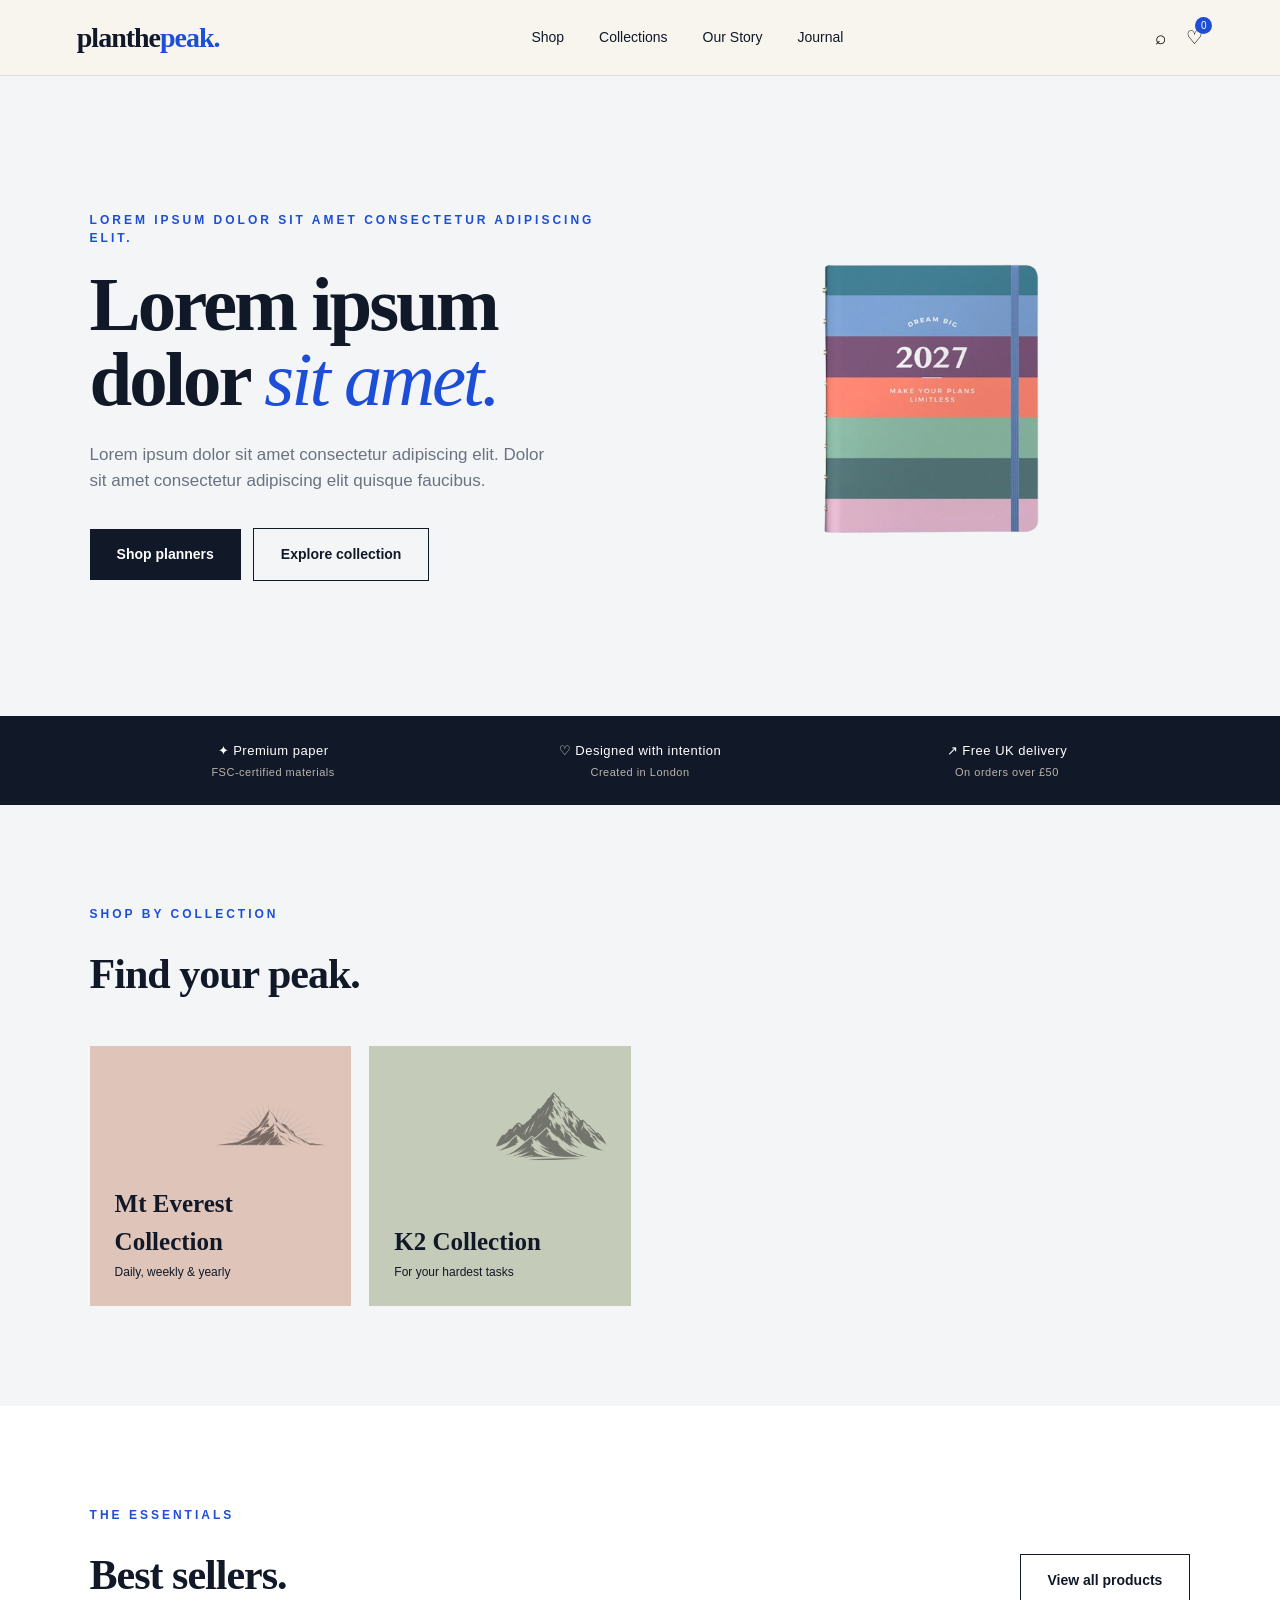
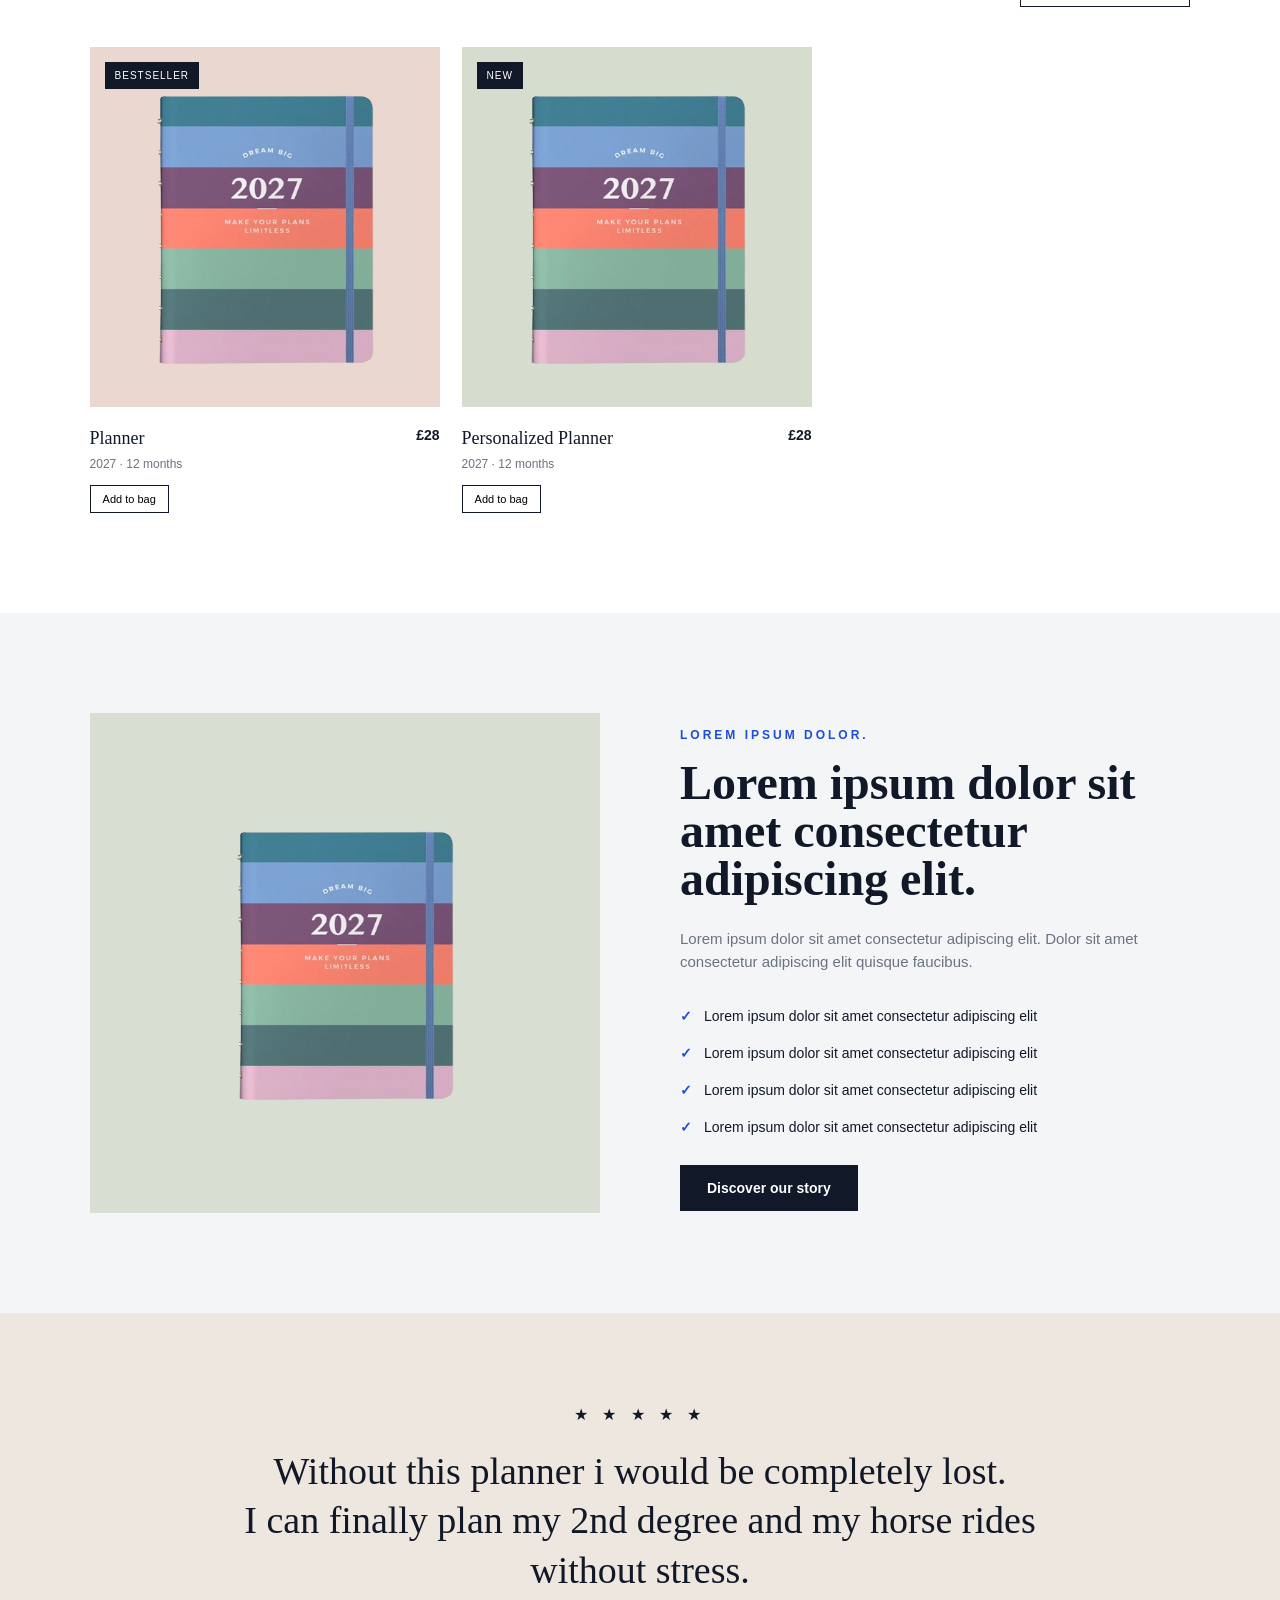
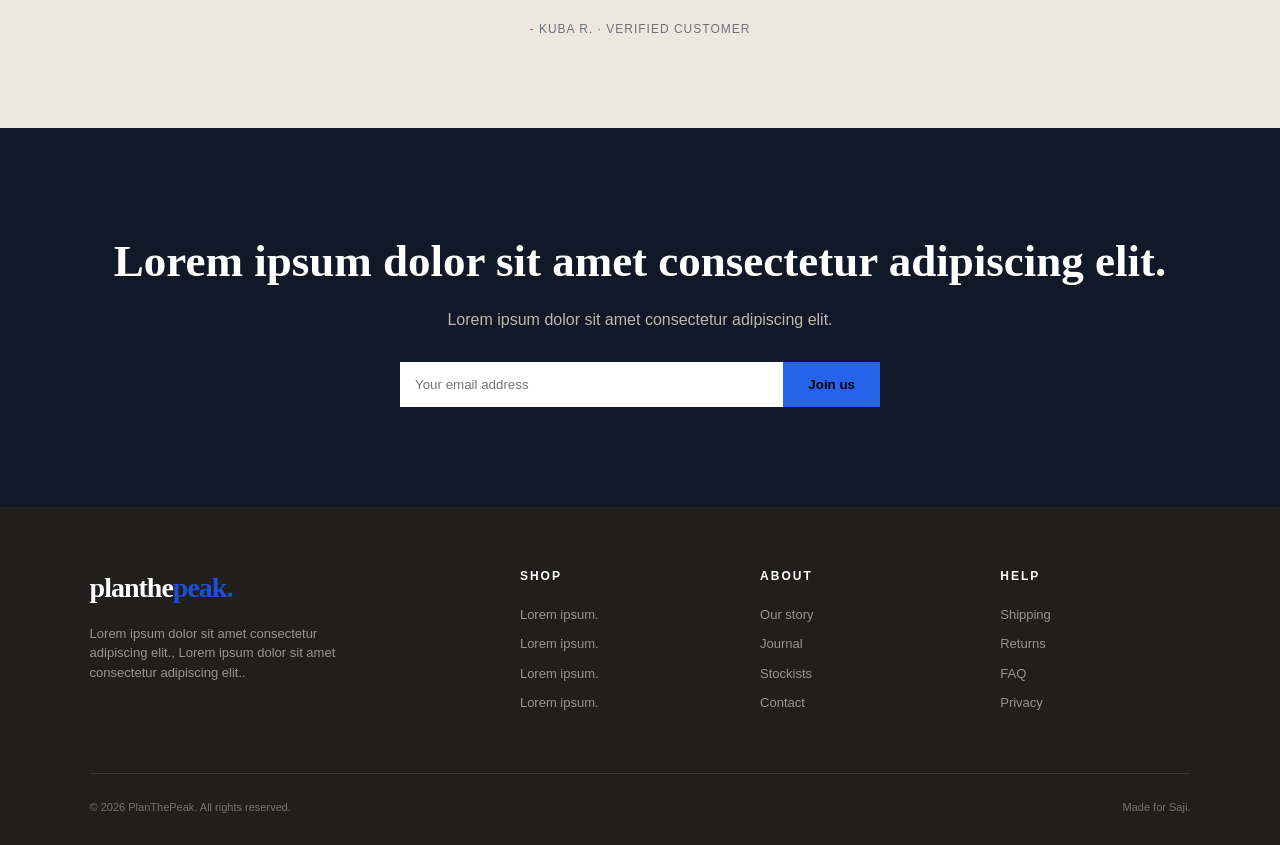
<file: index.html>
<!DOCTYPE html>
<html lang="en">
    <head>
        <meta charset="UTF-8">
        <meta name="viewport" content="width=device-width, initial-scale=1.0">
        <title>Plan The Peak</title>
        <link rel="stylesheet" href="style.css">
    </head>
    
    <body>
        <!-- NAVIGATION -->
        <nav class="navbar">
            <a href="#" class="logo">planthe<span>peak.</span></a>

            <ul class="nav-links" id="navLinks">
                <li><a href="#shop">Shop</a></li>
                <li><a href="#categories">Collections</a></li>
                <li><a href="#about">Our Story</a></li>
                <li><a href="#journal">Journal</a></li>
            </ul>

            <div class="nav-actions">
                <button class="nav-icon">⌕</button>
                <button class="nav-icon cart">
                    ♡
                    <span class="cart-count" id="cartCount">0</span>
                </button>

                <button class="menu-btn" onclick="toggleMenu()">☰</button>
            </div>
        </nav>


        <!-- HERO -->
        <section class="hero">
            <div class="hero-content">
                <div class="eyebrow">
                    Lorem ipsum dolor sit amet consectetur adipiscing elit.
                </div>

                <h1>
                    Lorem ipsum dolor <em>sit amet.</em>
                </h1>

                <p>
                    Lorem ipsum dolor sit amet consectetur adipiscing elit. Dolor sit amet consectetur adipiscing elit quisque faucibus.
                </p>

                <div class="buttons">
                    <a href="#shop" class="btn btn-primary">
                        Shop planners
                    </a>

                    <a href="#categories" class="btn btn-secondary">
                        Explore collection
                    </a>
                </div>
            </div>

            <div class="hero-image">
                <img src="planner.png" id="planner_placeholder">
            </div>
        </section>


        <!-- TRUST -->
        <section class="trust">
            <div class="trust-item">
                ✦ Premium paper
                <span>FSC-certified materials</span>
            </div>

            <div class="trust-item">
                ♡ Designed with intention
                <span>Created in London</span>
            </div>

            <div class="trust-item">
                ↗ Free UK delivery
                <span>On orders over £50</span>
            </div>
        </section>


        <!-- CATEGORIES -->
        <section class="section" id="categories">
            <div class="section-header">
                <div>
                    <div class="eyebrow">Shop by collection</div>
                    <h2>Find your peak.</h2>
                </div>

                <!-- <p> -->
                    <!-- Lorem ipsum dolor sit amet consectetur adipiscing elit. Dolor sit amet consectetur adipiscing elit quisque faucibus. -->
                <!-- </p> -->
            </div>

            <div class="category-grid">
                <a href="#" class="category">
                    <div class="category-icon">
                        <img src="everest-bg.png" alt="Mt Everest Collection">
                    </div>

                    <h3>Mt Everest Collection</h3>
                    <p>Daily, weekly & yearly</p>
                </a>

                <a href="#" class="category">
                    <div class="category-icon">
                        <img src="k2-bg.png" alt="K2 Collection">
                    </div>

                    <h3>K2 Collection</h3>
                    <p>For your hardest tasks</p>
                </a>

                <!-- <a href="#" class="category">
                    <div class="category-icon">✎</div>
                    <h3>Accessories</h3>
                    <p>Make planning yours</p>
                </a> -->

                <!-- <a href="#" class="category">
                    <div class="category-icon">♡</div>
                    <h3>Gift sets</h3>
                    <p>Thoughtful gifts</p>
                </a> -->
            </div>
        </section>

        <!-- PRODUCTS -->
        <section class="section products-section" id="shop">
            <div class="section-header">
                <div>
                    <div class="eyebrow">The essentials</div>
                    <h2>Best sellers.</h2>
                </div>

                <a href="#" class="btn btn-secondary">
                    View all products
                </a>
            </div>

            <div class="product-grid">
                <!-- PRODUCT 1 -->
                <article class="product-card">
                    <a href="product2.html" class="product-link">
                        <div class="product-image">
                            <span class="badge">Bestseller</span>
                            <img src="planner.png" id="planner_placeholder">
                        </div>
                    </a>

                    <div class="product-info">
                        <div>
                            <div class="product-name">
                                Planner
                            </div>

                            <div class="product-description">
                                2027 · 12 months
                            </div>
                        </div>

                        <div class="price">
                            £28
                        </div>
                    </div>

                    <button class="add-btn" onclick="addToCart()">
                        Add to bag
                    </button>
                </article>


                <!-- PRODUCT 2 -->
                <article class="product-card">
                    <a href="product.html" class="product-link">
                        <div class="product-image">
                            <span class="badge">New</span>
                            <img src="planner.png" id="planner_placeholder">
                        </div>
                    </a>

                    <div class="product-info">
                        <div>
                            <div class="product-name">
                                Personalized Planner
                            </div>

                            <div class="product-description">
                                2027 · 12 months
                            </div>
                        </div>

                        <div class="price">
                            £28
                        </div>
                    </div>

                    <button class="add-btn" onclick="addToCart()">
                        Add to bag
                    </button>
                </article>


                <!-- PRODUCT 3 -->
                <!-- <article class="product-card">
                    <a href="product.html" class="product-link">
                        <div class="product-image">
                            <span class="badge">Bestseller</span>
                            <img src="planner.png" id="planner_placeholder">
                        </div>
                    </a>

                    <div class="product-info">
                        <div>
                            <div class="product-name">
                                Goals & Intentions
                            </div>

                            <div class="product-description">
                                Guided workbook
                            </div>
                        </div>

                        <div class="price">
                            £22
                        </div>
                    </div>

                    <button class="add-btn" onclick="addToCart()">
                        Add to bag
                    </button>
                </article> -->


                <!-- PRODUCT 4 -->
                <!-- <article class="product-card">
                    <a href="product.html" class="product-link">
                        <div class="product-image">
                            <span class="badge">Bestseller</span>
                            <img src="planner.png" id="planner_placeholder">
                        </div>
                    </a>

                    <div class="product-info">
                        <div>
                            <div class="product-name">
                                Notes & Ideas
                            </div>

                            <div class="product-description">
                                Lined · 160 pages
                            </div>
                        </div>

                        <div class="price">
                            £16
                        </div>
                    </div>

                    <button class="add-btn" onclick="addToCart()">
                        Add to bag
                    </button>
                </article> -->

            </div>
        </section>


        <!-- FEATURE -->
        <section class="feature" id="about">
            <div class="feature-image">
                <img src="planner.png" id="planner_placeholder">
            </div>

            <div class="feature-content">
                <div class="eyebrow">
                    Lorem ipsum dolor.
                </div>

                <h2>
                    Lorem ipsum dolor sit amet consectetur adipiscing elit.
                </h2>

                <p>
                    Lorem ipsum dolor sit amet consectetur adipiscing elit. Dolor sit amet consectetur adipiscing elit quisque faucibus.
                </p>

                <ul class="feature-list">
                    <li>Lorem ipsum dolor sit amet consectetur adipiscing elit</li>
                    <li>Lorem ipsum dolor sit amet consectetur adipiscing elit</li>
                    <li>Lorem ipsum dolor sit amet consectetur adipiscing elit</li>
                    <li>Lorem ipsum dolor sit amet consectetur adipiscing elit</li>
                </ul>

                <a href="#" class="btn btn-primary">
                    Discover our story
                </a>

            </div>
        </section>


        <!-- TESTIMONIAL -->
        <section class="testimonial">
            <div class="stars">
                ★ ★ ★ ★ ★
            </div>

            <blockquote>
                Without this planner i would be completely lost.<br>
                I can finally plan my 2nd degree and my horse rides without stress.
            </blockquote>

            <cite>
                - KUBA R. · VERIFIED CUSTOMER
            </cite>
        </section>

        <!-- NEWSLETTER -->
        <section class="newsletter" id="journal">
            <h2>
                Lorem ipsum dolor sit amet consectetur adipiscing elit.
            </h2>

            <p>
                Lorem ipsum dolor sit amet consectetur adipiscing elit.
            </p>

            <form class="newsletter-form" onsubmit="subscribe(event)">
                <input
                    type="email"
                    placeholder="Your email address"
                    required
                >
                <button type="submit">
                    Join us
                </button>
            </form>
        </section>


        <!-- FOOTER -->
        <footer>
            <div class="footer-grid">
                <div class="footer-brand">
                    <div class="logo">
                        planthe<span>peak.</span>
                    </div>
                    <p>
                        Lorem ipsum dolor sit amet consectetur adipiscing elit.,
                        Lorem ipsum dolor sit amet consectetur adipiscing elit..
                    </p>

                </div>

                <div>
                    <h4>Shop</h4>
                    <ul>
                        <li><a href="#">Lorem ipsum.</a></li>
                        <li><a href="#">Lorem ipsum.</a></li>
                        <li><a href="#">Lorem ipsum.</a></li>
                        <li><a href="#">Lorem ipsum.</a></li>
                    </ul>
                </div>

                <div>
                    <h4>About</h4>
                    <ul>
                        <li><a href="#">Our story</a></li>
                        <li><a href="#">Journal</a></li>
                        <li><a href="#">Stockists</a></li>
                        <li><a href="#">Contact</a></li>
                    </ul>
                </div>

                <div>
                    <h4>Help</h4>
                    <ul>
                        <li><a href="#">Shipping</a></li>
                        <li><a href="#">Returns</a></li>
                        <li><a href="#">FAQ</a></li>
                        <li><a href="#">Privacy</a></li>
                    </ul>
                </div>
            </div>

            <div class="copyright">
                <span>
                    © 2026 PlanThePeak. All rights reserved.
                </span>

                <span>
                    Made for Saji.
                </span>
            </div>

        </footer>
        <script src="script.js"></script>
    </body>
</html>
</file>
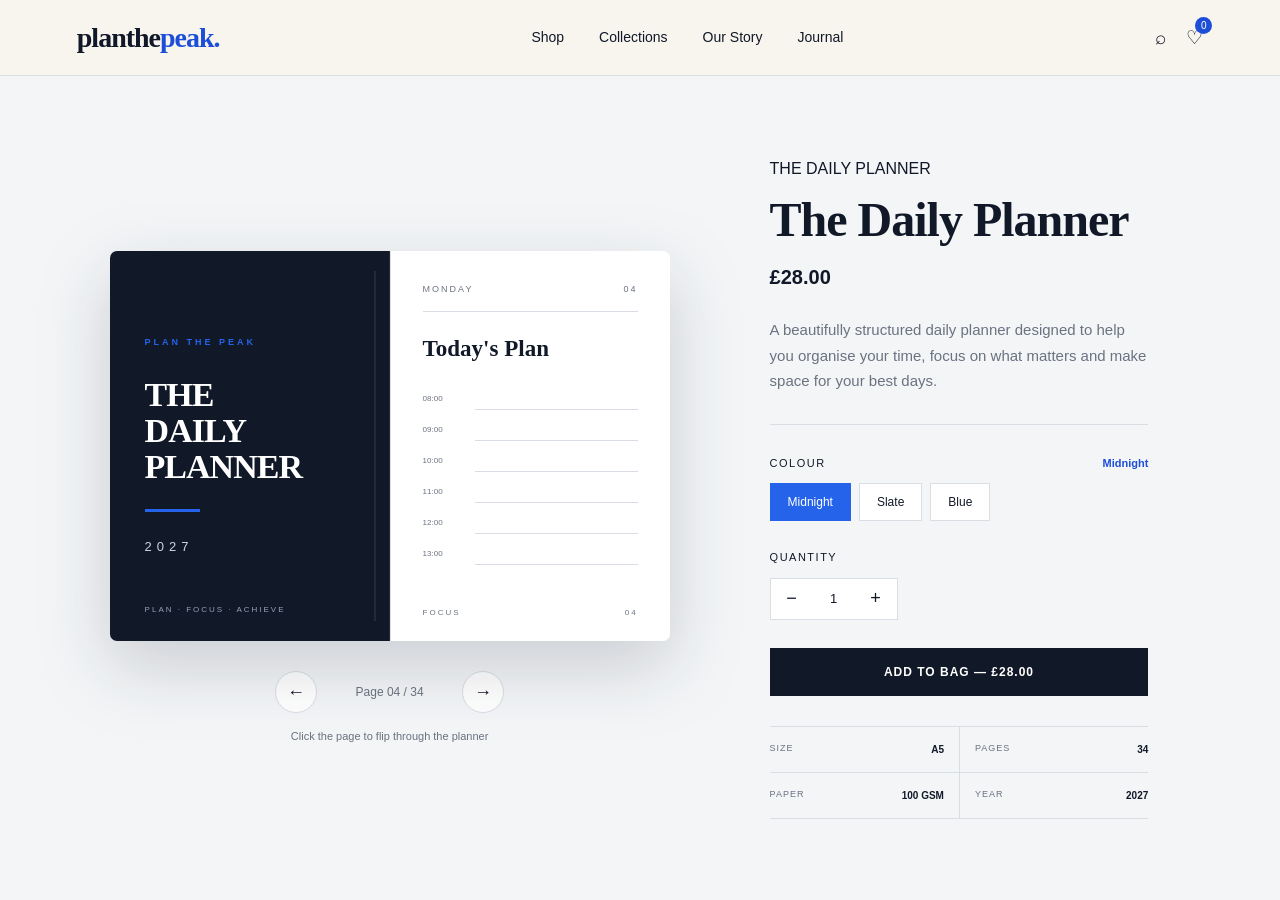
<file: product.html>
<!DOCTYPE html>
<html lang="en">
<head>
    <meta charset="UTF-8">
    <meta name="viewport" content="width=device-width, initial-scale=1.0">
    <title>Plan The Peak | The Daily Planner</title>
    <link rel="stylesheet" href="product.css">
    <script src="product.js"></script>
</head>

<body>

    <!-- NAVIGATION -->

    <nav class="navbar">

        <a href="index.html" class="logo">
            planthe<span>peak.</span>
        </a>

        <ul class="nav-links" id="navLinks">

            <li>
                <a href="index.html#shop">
                    Shop
                </a>
            </li>

            <li>
                <a href="index.html#categories">
                    Collections
                </a>
            </li>

            <li>
                <a href="index.html#about">
                    Our Story
                </a>
            </li>

            <li>
                <a href="index.html#journal">
                    Journal
                </a>
            </li>

        </ul>

        <div class="nav-actions">

            <button class="nav-icon">
                ⌕
            </button>

            <button class="nav-icon cart">
                ♡
                <span class="cart-count" id="cartCount">0</span>
            </button>

            <button class="menu-btn" onclick="toggleMenu()">
                ☰
            </button>

        </div>

    </nav>


    <!-- PRODUCT -->

    <main class="product-page">


        <!-- PLANNER -->

        <section class="planner-section">

            <div class="book-stage">

                <div class="book">

                    <!-- COVER -->

                    <div class="cover">

                        <div class="cover-content">

                            <div class="cover-brand">
                                PLAN THE PEAK
                            </div>

                            <h1>
                                THE<br>
                                DAILY<br>
                                PLANNER
                            </h1>

                            <div class="cover-line"></div>

                            <p>
                                2027
                            </p>

                        </div>

                        <div class="cover-bottom">
                            PLAN · FOCUS · ACHIEVE
                        </div>

                    </div>


                    <!-- FLIPPING PAGE -->

                    <div
                        class="page"
                        id="page"
                        onclick="flipPage()"
                    >

                        <!-- FRONT -->

                        <div class="page-front">

                            <div class="page-header">

                                <span>
                                    MONDAY
                                </span>

                                <span>
                                    04
                                </span>

                            </div>


                            <h2>
                                Today's Plan
                            </h2>


                            <div class="schedule">

                                <div class="time-row">
                                    <span>08:00</span>
                                    <div></div>
                                </div>

                                <div class="time-row">
                                    <span>09:00</span>
                                    <div></div>
                                </div>

                                <div class="time-row">
                                    <span>10:00</span>
                                    <div></div>
                                </div>

                                <div class="time-row">
                                    <span>11:00</span>
                                    <div></div>
                                </div>

                                <div class="time-row">
                                    <span>12:00</span>
                                    <div></div>
                                </div>

                                <div class="time-row">
                                    <span>13:00</span>
                                    <div></div>
                                </div>

                            </div>


                            <div class="page-footer">

                                <span>
                                    FOCUS
                                </span>

                                <span>
                                    04
                                </span>

                            </div>

                        </div>


                        <!-- BACK -->

                        <div class="page-back">

                            <div class="page-header">

                                <span>
                                    NOTES
                                </span>

                                <span>
                                    05
                                </span>

                            </div>


                            <h2>
                                Notes & Ideas
                            </h2>


                            <div class="notes">

                                <div></div>
                                <div></div>
                                <div></div>
                                <div></div>
                                <div></div>
                                <div></div>
                                <div></div>
                                <div></div>
                                <div></div>

                            </div>


                            <div class="page-footer">

                                <span>
                                    PLAN THE PEAK
                                </span>

                                <span>
                                    05
                                </span>

                            </div>

                        </div>

                    </div>

                </div>

            </div>


            <!-- CONTROLS -->

            <div class="book-controls">

                <button onclick="previousPage()">
                    ←
                </button>

                <span id="pageIndicator">
                    Page 04 / 34
                </span>

                <button onclick="nextPage()">
                    →
                </button>

            </div>


            <p class="flip-hint">
                Click the page to flip through the planner
            </p>

        </section>


        <!-- PRODUCT INFORMATION -->

        <section class="product-info">

            <div class="eyebrow">
                THE DAILY PLANNER
            </div>

            <h1>
                The Daily Planner
            </h1>

            <div class="product-price">
                £<span id="price">28.00</span>
            </div>

            <p class="description">
                A beautifully structured daily planner designed
                to help you organise your time, focus on what
                matters and make space for your best days.
            </p>


            <div class="divider"></div>


            <!-- COLOUR -->

            <div class="option">

                <div class="option-header">

                    <span>
                        COLOUR
                    </span>

                    <strong id="selectedColour">
                        Midnight
                    </strong>

                </div>


                <div class="colour-options">

                    <button
                        class="colour active"
                        onclick="selectColour(this, 'Midnight')"
                    >
                        Midnight
                    </button>

                    <button
                        class="colour"
                        onclick="selectColour(this, 'Slate')"
                    >
                        Slate
                    </button>

                    <button
                        class="colour"
                        onclick="selectColour(this, 'Blue')"
                    >
                        Blue
                    </button>

                </div>

            </div>


            <!-- QUANTITY -->

            <div class="option">

                <div class="option-header">

                    <span>
                        QUANTITY
                    </span>

                </div>


                <div class="quantity">

                    <button onclick="decreaseQuantity()">
                        −
                    </button>

                    <span id="quantity">
                        1
                    </span>

                    <button onclick="increaseQuantity()">
                        +
                    </button>

                </div>

            </div>


            <!-- CART -->

            <button
                class="add-cart"
                onclick="addToCart()"
            >
                ADD TO BAG — £28.00
            </button>


            <!-- DETAILS -->

            <div class="details">

                <div>
                    <span>
                        SIZE
                    </span>

                    <strong>
                        A5
                    </strong>
                </div>

                <div>
                    <span>
                        PAGES
                    </span>

                    <strong>
                        34
                    </strong>
                </div>

                <div>
                    <span>
                        PAPER
                    </span>

                    <strong>
                        100 GSM
                    </strong>
                </div>

                <div>
                    <span>
                        YEAR
                    </span>

                    <strong>
                        2027
                    </strong>
                </div>

            </div>

        </section>

    </main>


    <script src="product.js"></script>

</body>
</html>
</file>
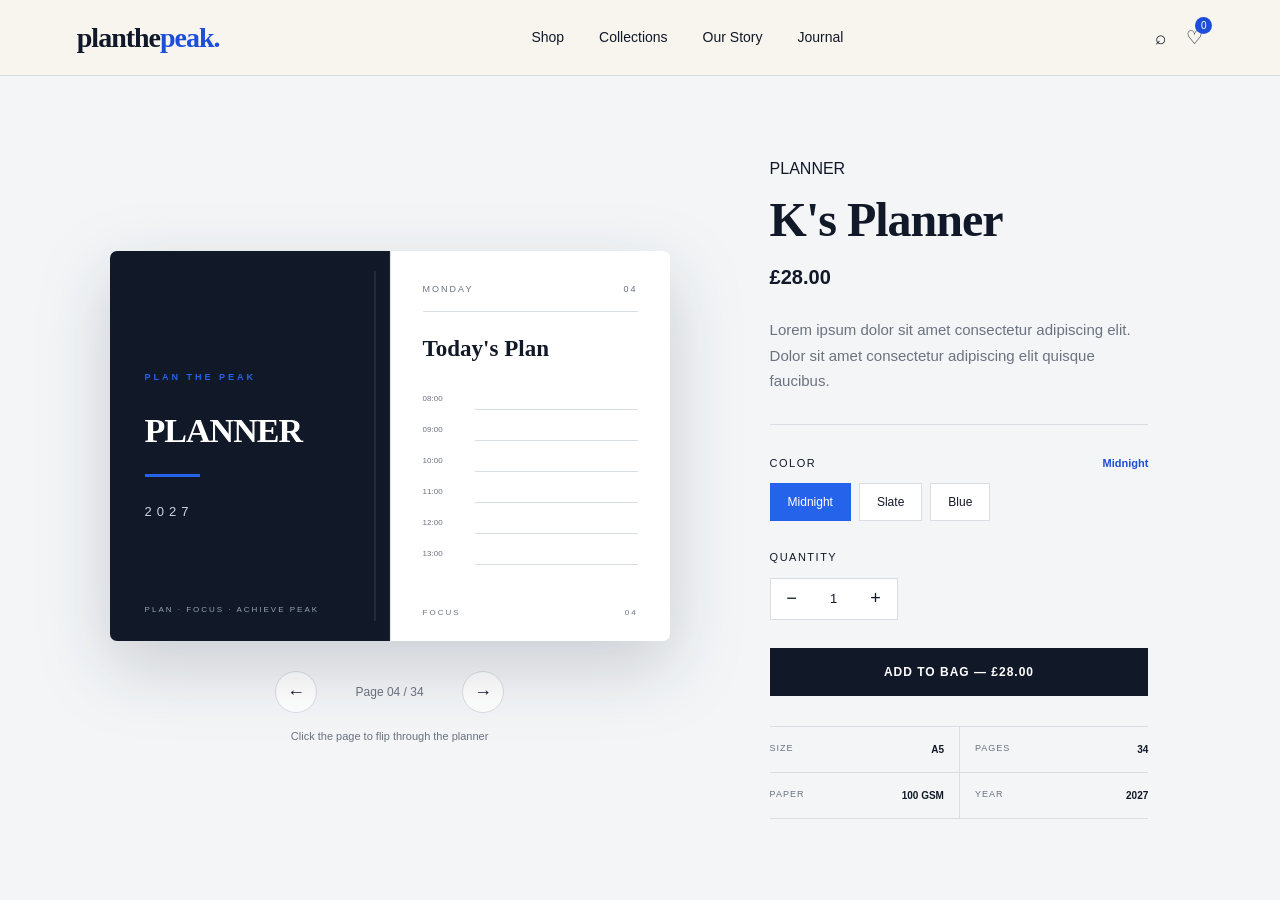
<file: product2.html>
<!DOCTYPE html>
<html lang="en">
    
    <head>
        <meta charset="UTF-8">
        <meta name="viewport" content="width=device-width, initial-scale=1.0">
        <title>Plan The Peak | Planner</title>
        <link rel="stylesheet" href="product.css">
    </head>

    <body>

        <!-- NAVIGATION -->
        <nav class="navbar">

            <a href="index.html" class="logo">
                planthe<span>peak.</span>
            </a>

            <ul class="nav-links" id="navLinks">
                <li>
                    <a href="index.html#shop">
                        Shop
                    </a>
                </li>

                <li>
                    <a href="index.html#categories">
                        Collections
                    </a>
                </li>

                <li>
                    <a href="index.html#about">
                        Our Story
                    </a>
                </li>

                <li>
                    <a href="index.html#journal">
                        Journal
                    </a>
                </li>
            </ul>

            <div class="nav-actions">
                <button class="nav-icon">
                    ⌕
                </button>

                <button class="nav-icon cart">
                    ♡
                    <span class="cart-count" id="cartCount">0</span>
                </button>

                <button class="menu-btn" onclick="toggleMenu()">
                    ☰
                </button>
            </div>
        </nav>


        <!-- PRODUCT -->
        <main class="product-page">

            <!-- PLANNER -->
            <section class="planner-section">
                <div class="book-stage">
                    <div class="book">

                        <!-- COVER -->
                        <div class="cover">
                            <div class="cover-content">
                                <div class="cover-brand">
                                    PLAN THE PEAK
                                </div>

                                <h1>
                                    PLANNER
                                </h1>

                                <div class="cover-line"></div>

                                <p>
                                    2027
                                </p>

                            </div>

                            <div class="cover-bottom">
                                PLAN · FOCUS · ACHIEVE PEAK
                            </div>
                        </div>

                        <!-- FLIPPING PAGE -->
                        <div
                            class="page"
                            id="page"
                            onclick="flipPage()"
                        >

                            <!-- FRONT -->
                            <div class="page-front">
                                <div class="page-header">
                                    <span>
                                        MONDAY
                                    </span>

                                    <span>
                                        04
                                    </span>
                                </div>

                                <h2>
                                    Today's Plan
                                </h2>


                                <div class="schedule">
                                    <div class="time-row">
                                        <span>08:00</span>
                                        <div></div>
                                    </div>

                                    <div class="time-row">
                                        <span>09:00</span>
                                        <div></div>
                                    </div>

                                    <div class="time-row">
                                        <span>10:00</span>
                                        <div></div>
                                    </div>

                                    <div class="time-row">
                                        <span>11:00</span>
                                        <div></div>
                                    </div>

                                    <div class="time-row">
                                        <span>12:00</span>
                                        <div></div>
                                    </div>

                                    <div class="time-row">
                                        <span>13:00</span>
                                        <div></div>
                                    </div>
                                </div>


                                <div class="page-footer">
                                    <span>
                                        FOCUS
                                    </span>

                                    <span>
                                        04
                                    </span>
                                </div>
                            </div>


                            <!-- BACK -->
                            <div class="page-back">
                                <div class="page-header">
                                    <span>
                                        NOTES
                                    </span>

                                    <span>
                                        05
                                    </span>
                                </div>

                                <h2>
                                    Notes & Ideas
                                </h2>

                                <div class="notes">
                                    <div></div>
                                    <div></div>
                                    <div></div>
                                    <div></div>
                                    <div></div>
                                    <div></div>
                                    <div></div>
                                    <div></div>
                                    <div></div>
                                </div>

                                <div class="page-footer">
                                    <span>
                                        PLAN THE PEAK
                                    </span>

                                    <span>
                                        05
                                    </span>
                                </div>
                            </div>
                        </div>
                    </div>
                </div>

                <!-- CONTROLS -->
                <div class="book-controls">
                    <button onclick="previousPage()">
                        ←
                    </button>

                    <span id="pageIndicator">
                        Page 04 / 34
                    </span>

                    <button onclick="nextPage()">
                        →
                    </button>
                </div>

                <p class="flip-hint">
                    Click the page to flip through the planner
                </p>
            </section>

            <!-- PRODUCT INFORMATION -->
            <section class="product-info">
                <div class="eyebrow">
                    PLANNER
                </div>

                <h1>
                    K's Planner
                </h1>

                <div class="product-price">
                    £<span id="price">28.00</span>
                </div>

                <p class="description">
                    Lorem ipsum dolor sit amet consectetur adipiscing elit. Dolor sit amet consectetur adipiscing elit quisque faucibus.
                </p>

                <div class="divider"></div>

                <!-- COLOUR -->
                <div class="option">
                    <div class="option-header">
                        <span>
                            COLOR
                        </span>

                        <strong id="selectedColour">
                            Midnight
                        </strong>
                    </div>

                    <div class="colour-options">
                        <button
                            class="colour active"
                            onclick="selectColour(this, 'Midnight')"
                        >
                            Midnight
                        </button>

                        <button
                            class="colour"
                            onclick="selectColour(this, 'Slate')"
                        >
                            Slate
                        </button>

                        <button
                            class="colour"
                            onclick="selectColour(this, 'Blue')"
                        >
                            Blue
                        </button>
                    </div>
                </div>

                <!-- QUANTITY -->
                <div class="option">
                    <div class="option-header">
                        <span>
                            QUANTITY
                        </span>
                    </div>


                    <div class="quantity">
                        <button onclick="decreaseQuantity()">
                            −
                        </button>

                        <span id="quantity">
                            1
                        </span>

                        <button onclick="increaseQuantity()">
                            +
                        </button>
                    </div>
                </div>

                <!-- CART -->
                <button
                    class="add-cart"
                    onclick="addToCart()"
                >
                    ADD TO BAG - £28.00
                </button>

                <!-- DETAILS -->
                <div class="details">
                    <div>
                        <span>
                            SIZE
                        </span>

                        <strong>
                            A5
                        </strong>
                    </div>

                    <div>
                        <span>
                            PAGES
                        </span>

                        <strong>
                            34
                        </strong>
                    </div>

                    <div>
                        <span>
                            PAPER
                        </span>

                        <strong>
                            100 GSM
                        </strong>
                    </div>

                    <div>
                        <span>
                            YEAR
                        </span>

                        <strong>
                            2027
                        </strong>
                    </div>
                </div>
            </section>
        </main>
        
        <script src="product.js"></script>
    </body>
</html>
</file>
<file: style.css>
* {
    margin: 0;
    padding: 0;
    box-sizing: border-box;
}

:root {
    --cream: #f3f5f7;
    --white: #ffffff;
    --dark: #111827;
    --muted: #6b7280;
    --accent: #2563eb;
    --accent-dark: #1d4ed8;
    --border: #d9dee5;
    --green: #64748b;
}

body {
    font-family: Arial, Helvetica, sans-serif;
    color: var(--dark);
    background: var(--cream);
    line-height: 1.5;
}

a {
    color: inherit;
    text-decoration: none;
}

button {
    font-family: inherit;
    cursor: pointer;
}


/* NAVBAR */

.navbar {
    height: 76px;
    background: rgba(248, 245, 239, 0.95);
    border-bottom: 1px solid var(--border);
    display: flex;
    align-items: center;
    justify-content: space-between;
    padding: 0 6%;
    position: sticky;
    top: 0;
    z-index: 100;
    backdrop-filter: blur(10px);
}

.logo {
    font-family: Georgia, serif;
    font-size: 28px;
    font-weight: bold;
    letter-spacing: -1px;
}

.logo span {
    color: var(--accent-dark);
}

.nav-links {
    display: flex;
    gap: 35px;
    list-style: none;
    font-size: 14px;
}

.nav-links a {
    transition: 0.2s;
}

.nav-links a:hover {
    color: var(--accent-dark);
}

.nav-actions {
    display: flex;
    align-items: center;
    gap: 20px;
}

.nav-icon {
    background: none;
    border: none;
    font-size: 19px;
}

.cart {
    position: relative;
}

.cart-count {
    position: absolute;
    top: -9px;
    right: -9px;
    background: var(--accent-dark);
    color: white;
    width: 17px;
    height: 17px;
    border-radius: 50%;
    font-size: 10px;
    display: flex;
    align-items: center;
    justify-content: center;
}

.menu-btn {
    display: none;
    border: none;
    background: none;
    font-size: 24px;
}


/* HERO */

.hero {
    min-height: 620px;
    display: grid;
    grid-template-columns: 1fr 1fr;
    align-items: center;
    padding: 70px 7%;
    gap: 60px;
}

.hero-content {
    max-width: 580px;
}

.eyebrow {
    text-transform: uppercase;
    letter-spacing: 3px;
    color: var(--accent-dark);
    font-size: 12px;
    font-weight: bold;
    margin-bottom: 20px;
}

.hero h1 {
    font-family: Georgia, serif;
    font-size: clamp(48px, 6vw, 78px);
    line-height: 0.98;
    letter-spacing: -3px;
    margin-bottom: 25px;
}

.hero h1 em {
    color: var(--accent-dark);
    font-weight: normal;
}

.hero p {
    color: var(--muted);
    font-size: 17px;
    max-width: 470px;
    margin-bottom: 35px;
}

.buttons {
    display: flex;
    gap: 12px;
    align-items: center;
}

.btn {
    border: none;
    padding: 15px 27px;
    font-size: 14px;
    font-weight: bold;
    transition: 0.25s;
}

.btn-primary {
    background: var(--dark);
    color: white;
}

.btn-primary:hover {
    background: var(--accent-dark);
    transform: translateY(-2px);
}

.btn-secondary {
    background: transparent;
    border: 1px solid var(--dark);
}

.btn-secondary:hover {
    background: var(--dark);
    color: white;
}


/* HERO IMAGE */

.hero-image {
    height: 500px;
    position: relative;
    display: flex;
    justify-content: center;
    align-items: center;
}

.planner-shadow {
    position: absolute;
    width: 370px;
    height: 440px;
    background: #ddd3c7;
    transform: rotate(7deg);
    border-radius: 5px;
}

.planner {
    position: relative;
    width: 370px;
    height: 440px;
    background: #d4a394;
    border-radius: 5px;
    box-shadow: 0 25px 50px rgba(0, 0, 0, 0.15);
    padding: 45px 35px;
    transform: rotate(-4deg);
    overflow: hidden;
}

.planner::before {
    content: "";
    position: absolute;
    width: 22px;
    height: 100%;
    left: 0;
    top: 0;
    background: rgba(0, 0, 0, 0.08);
}

.planner-title {
    font-family: Georgia, serif;
    font-size: 38px;
    line-height: 1;
    margin-bottom: 10px;
}

.planner-subtitle {
    font-size: 11px;
    letter-spacing: 3px;
    text-transform: uppercase;
}

.planner-lines {
    position: absolute;
    left: 55px;
    right: 35px;
    bottom: 70px;
}

.planner-lines div {
    height: 1px;
    background: rgba(255, 255, 255, 0.45);
    margin: 22px 0;
}

.flower {
    position: absolute;
    right: 25px;
    bottom: 20px;
    font-size: 60px;
    opacity: 0.7;
}


/* TRUST BAR */

.trust {
    background: var(--dark);
    color: white;
    display: grid;
    grid-template-columns: repeat(3, 1fr);
    padding: 25px 7%;
    text-align: center;
}

.trust-item {
    font-size: 13px;
    letter-spacing: 0.5px;
}

.trust-item span {
    display: block;
    color: #bbb4ad;
    font-size: 11px;
    margin-top: 3px;
}


/* CATEGORIES */

.section {
    padding: 100px 7%;
}

.section-header {
    display: flex;
    justify-content: space-between;
    align-items: end;
    margin-bottom: 40px;
}

.section-header h2 {
    font-family: Georgia, serif;
    font-size: 42px;
    letter-spacing: -1px;
}

.section-header p {
    color: var(--muted);
    max-width: 400px;
    font-size: 14px;
}

.category-grid {
    display: grid;
    grid-template-columns: repeat(4, 1fr);
    gap: 18px;
}

.category {
    height: 260px;
    padding: 25px;
    display: flex;
    flex-direction: column;
    justify-content: end;
    position: relative;
    overflow: hidden;
    transition: 0.3s;
}

.category:hover {
    transform: translateY(-5px);
}

.category:nth-child(1) {
    background: #dfc4b9;
}

.category:nth-child(2) {
    background: #c5cbb9;
}

.category:nth-child(3) {
    background: #d8c5a9;
}

.category:nth-child(4) {
    background: #c8b8bd;
}

.category-icon {
    position: absolute;
    top: 35px;
    right: 30px;
    font-size: 70px;
    opacity: 0.5;
}

.category h3 {
    font-family: Georgia, serif;
    font-size: 25px;
}

.category p {
    font-size: 12px;
    margin-top: 3px;
}


/* PRODUCTS */

.products-section {
    background: white;
}

.product-grid {
    display: grid;
    grid-template-columns: repeat(4, 1fr);
    gap: 22px;
}

.product-card {
    position: relative;
}

.product-image {
    height: 360px;
    display: flex;
    align-items: center;
    justify-content: center;
    position: relative;
    overflow: hidden;
    margin-bottom: 18px;
}

.product-card:nth-child(1) .product-image {
    background: #ead8d0;
}

.product-card:nth-child(2) .product-image {
    background: #d7ddce;
}

.product-card:nth-child(3) .product-image {
    background: #e7d9c3;
}

.product-card:nth-child(4) .product-image {
    background: #ddd0d6;
}

.product-book {
    width: 190px;
    height: 260px;
    background: white;
    box-shadow: 10px 15px 25px rgba(0, 0, 0, 0.12);
    padding: 30px 20px;
    transform: rotate(-5deg);
    position: relative;
}

.product-book.green {
    background: #b8c1a9;
}

.product-book.beige {
    background: #d5b98d;
}

.product-book.purple {
    background: #bbaab6;
}

.product-book h4 {
    font-family: Georgia, serif;
    font-size: 25px;
    line-height: 1;
}

.product-book small {
    display: block;
    margin-top: 8px;
    letter-spacing: 2px;
    font-size: 8px;
}

.badge {
    position: absolute;
    top: 15px;
    left: 15px;
    background: var(--dark);
    color: white;
    padding: 6px 10px;
    font-size: 10px;
    text-transform: uppercase;
    letter-spacing: 1px;
}

.product-info {
    display: flex;
    justify-content: space-between;
    align-items: start;
}

.product-name {
    font-family: Georgia, serif;
    font-size: 18px;
}

.product-description {
    color: var(--muted);
    font-size: 12px;
    margin-top: 3px;
}

.price {
    font-weight: bold;
    font-size: 14px;
}

.add-btn {
    border: 1px solid var(--dark);
    background: transparent;
    padding: 7px 12px;
    font-size: 11px;
    margin-top: 12px;
    transition: 0.2s;
}

.add-btn:hover {
    background: var(--dark);
    color: white;
}


/* FEATURE */

.feature {
    padding: 100px 7%;
    display: grid;
    grid-template-columns: 1fr 1fr;
    gap: 80px;
    align-items: center;
}

.feature-image {
    height: 500px;
    background: #d8dfd2;
    display: flex;
    justify-content: center;
    align-items: center;
}

.desk {
    width: 75%;
    height: 75%;
    background: #f5f1e9;
    box-shadow: 0 20px 40px rgba(0, 0, 0, 0.12);
    padding: 35px;
    transform: rotate(3deg);
}

.desk h3 {
    font-family: Georgia, serif;
    font-size: 30px;
    margin-bottom: 25px;
}

.task {
    border-bottom: 1px solid #ddd;
    padding: 14px 0;
    font-size: 13px;
}

.check {
    display: inline-block;
    width: 15px;
    height: 15px;
    border: 1px solid #999;
    margin-right: 10px;
    vertical-align: middle;
}

.feature-content .eyebrow {
    margin-bottom: 15px;
}

.feature-content h2 {
    font-family: Georgia, serif;
    font-size: 48px;
    line-height: 1;
    margin-bottom: 25px;
}

.feature-content p {
    color: var(--muted);
    font-size: 15px;
    margin-bottom: 25px;
}

.feature-list {
    list-style: none;
    margin-bottom: 30px;
}

.feature-list li {
    padding: 8px 0;
    font-size: 14px;
}

.feature-list li::before {
    content: "✓";
    margin-right: 12px;
    color: var(--accent-dark);
    font-weight: bold;
}


/* TESTIMONIAL */

.testimonial {
    background: #eee7df;
    text-align: center;
    padding: 90px 15%;
}

.stars {
    letter-spacing: 5px;
    margin-bottom: 20px;
}

.testimonial blockquote {
    font-family: Georgia, serif;
    font-size: clamp(25px, 3vw, 38px);
    line-height: 1.3;
    max-width: 850px;
    margin: auto;
}

.testimonial cite {
    display: block;
    margin-top: 25px;
    font-size: 12px;
    color: var(--muted);
    font-style: normal;
    letter-spacing: 1px;
}


/* NEWSLETTER */

.newsletter {
    padding: 100px 7%;
    text-align: center;
    background: var(--dark);
    color: white;
}

.newsletter h2 {
    font-family: Georgia, serif;
    font-size: 45px;
    margin-bottom: 12px;
}

.newsletter p {
    color: #bdb7b0;
    margin-bottom: 30px;
}

.newsletter-form {
    display: flex;
    max-width: 480px;
    margin: auto;
}

.newsletter-form input {
    flex: 1;
    padding: 15px;
    border: none;
    outline: none;
}

.newsletter-form button {
    border: none;
    padding: 0 25px;
    background: var(--accent);
    font-weight: bold;
}


/* FOOTER */

footer {
    background: #211f1d;
    color: white;
    padding: 60px 7% 30px;
}

.footer-grid {
    display: grid;
    grid-template-columns: 2fr 1fr 1fr 1fr;
    gap: 50px;
    padding-bottom: 50px;
}

.footer-brand p {
    color: #99938d;
    font-size: 13px;
    max-width: 280px;
    margin-top: 15px;
}

footer h4 {
    font-size: 12px;
    text-transform: uppercase;
    letter-spacing: 2px;
    margin-bottom: 20px;
}

footer ul {
    list-style: none;
}

footer li {
    margin: 10px 0;
    color: #99938d;
    font-size: 13px;
}

.copyright {
    border-top: 1px solid #3a3734;
    padding-top: 25px;
    color: #77716c;
    font-size: 11px;
    display: flex;
    justify-content: space-between;
}


/* MOBILE */

@media (max-width: 900px) {

    .nav-links {
        display: none;
        position: absolute;
        top: 76px;
        left: 0;
        right: 0;
        background: var(--cream);
        flex-direction: column;
        padding: 25px 7%;
        gap: 20px;
        border-bottom: 1px solid var(--border);
    }

    .nav-links.active {
        display: flex;
    }

    .menu-btn {
        display: block;
    }

    .hero {
        grid-template-columns: 1fr;
        padding-top: 50px;
    }

    .hero-image {
        height: 430px;
    }

    .category-grid,
    .product-grid {
        grid-template-columns: repeat(2, 1fr);
    }

    .feature {
        grid-template-columns: 1fr;
    }

    .footer-grid {
        grid-template-columns: 1fr 1fr;
    }
}


@media (max-width: 600px) {

    .navbar {
        padding: 0 5%;
    }

    .hero {
        padding: 45px 5%;
    }

    .hero h1 {
        font-size: 50px;
    }

    .planner {
        width: 280px;
        height: 350px;
    }

    .planner-shadow {
        width: 280px;
        height: 350px;
    }

    .trust {
        grid-template-columns: 1fr;
        gap: 18px;
    }

    .section,
    .feature {
        padding: 70px 5%;
    }

    .section-header {
        display: block;
    }

    .section-header h2 {
        margin-bottom: 15px;
    }

    .category-grid,
    .product-grid {
        grid-template-columns: 1fr;
    }

    .category {
        height: 220px;
    }

    .product-image {
        height: 400px;
    }

    .feature-content h2 {
        font-size: 40px;
    }

    .testimonial {
        padding: 70px 7%;
    }

    .newsletter {
        padding: 70px 5%;
    }

    .newsletter h2 {
        font-size: 37px;
    }

    .newsletter-form {
        flex-direction: column;
        gap: 10px;
    }

    .newsletter-form input,
    .newsletter-form button {
        height: 50px;
    }

    .footer-grid {
        grid-template-columns: 1fr;
    }

    .copyright {
        flex-direction: column;
        gap: 10px;
    }
}

img#planner_placeholder {
    width: 350px;
    height: 350px;
}

img#planner_placeholder2 {
    width: 550px;
    height: 480px;
}

.category {
    position: relative;
}

.category-icon {
    position: absolute;
    top: 20px;
    right: 20px;
}

.category-icon img {
    width: 120px;
    height: 120px;
    object-fit: contain;
}
</file>
<file: product.css>
* {
    margin: 0;
    padding: 0;
    box-sizing: border-box;
}


:root {
    --cream: #f3f5f7;
    --white: #ffffff;
    --dark: #111827;
    --muted: #6b7280;
    --accent: #2563eb;
    --accent-dark: #1d4ed8;
    --border: #d9dee5;
    --green: #64748b;
}


body {
    font-family: Arial, Helvetica, sans-serif;
    color: var(--dark);
    background: var(--cream);
    line-height: 1.5;
}


a {
    color: inherit;
    text-decoration: none;
}


button {
    font-family: inherit;
    cursor: pointer;
}


/* =========================
   NAVBAR
========================= */

.navbar {
    height: 76px;

    background: rgba(248, 245, 239, 0.95);

    border-bottom: 1px solid var(--border);

    display: flex;
    align-items: center;
    justify-content: space-between;

    padding: 0 6%;

    position: sticky;
    top: 0;

    z-index: 100;

    backdrop-filter: blur(10px);
}


.logo {
    font-family: Georgia, serif;

    font-size: 28px;

    font-weight: bold;

    letter-spacing: -1px;
}


.logo span {
    color: var(--accent-dark);
}


.nav-links {
    display: flex;

    gap: 35px;

    list-style: none;

    font-size: 14px;
}


.nav-links a {
    transition: 0.2s;
}


.nav-links a:hover {
    color: var(--accent-dark);
}


.nav-actions {
    display: flex;

    align-items: center;

    gap: 20px;
}


.nav-icon {
    background: none;

    border: none;

    font-size: 19px;

    color: var(--dark);
}


.cart {
    position: relative;
}


.cart-count {
    position: absolute;

    top: -9px;
    right: -9px;

    background: var(--accent-dark);

    color: white;

    width: 17px;
    height: 17px;

    border-radius: 50%;

    font-size: 10px;

    display: flex;

    align-items: center;

    justify-content: center;
}


.menu-btn {
    display: none;

    border: none;

    background: none;

    font-size: 24px;

    color: var(--dark);
}


/* =========================
   PRODUCT PAGE
========================= */

.product-page {
    min-height: calc(100vh - 76px);

    display: grid;

    grid-template-columns: 1.1fr 0.9fr;

    gap: 80px;

    align-items: center;

    padding: 70px 7%;
}


/* =========================
   PLANNER
========================= */

.planner-section {
    display: flex;

    flex-direction: column;

    align-items: center;
}


.book-stage {
    width: 600px;
    height: 430px;

    display: flex;

    align-items: center;

    justify-content: center;

    perspective: 1800px;
}


.book {
    width: 560px;
    height: 390px;

    display: flex;

    position: relative;

    transform-style: preserve-3d;

    filter:
        drop-shadow(
            0 25px 35px rgba(17, 24, 39, 0.18)
        );
}


/* =========================
   COVER
========================= */

.cover {
    width: 50%;
    height: 100%;

    position: relative;

    overflow: hidden;

    background: var(--dark);

    color: white;

    border-radius: 7px 0 0 7px;

    box-shadow:
        inset -1px 0 0 rgba(255,255,255,0.08);
}


.cover::after {
    content: "";

    position: absolute;

    top: 20px;
    bottom: 20px;

    right: 14px;

    width: 2px;

    background: rgba(255,255,255,0.08);
}


.cover-content {
    height: 100%;

    padding: 42px 35px;

    display: flex;

    flex-direction: column;

    justify-content: center;
}


.cover-brand {
    color: var(--accent);

    font-size: 9px;

    font-weight: bold;

    letter-spacing: 3px;

    margin-bottom: 28px;
}


.cover h1 {
    font-family: Georgia, serif;

    font-size: 34px;

    line-height: 1.05;

    letter-spacing: -1px;
}


.cover-line {
    width: 55px;

    height: 3px;

    background: var(--accent);

    margin: 25px 0;
}


.cover-content p {
    font-size: 13px;

    letter-spacing: 5px;

    color: #cbd5e1;
}


.cover-bottom {
    position: absolute;

    bottom: 25px;
    left: 35px;

    color: #94a3b8;

    font-size: 8px;

    letter-spacing: 2px;
}


/* =========================
   FLIP PAGE
========================= */

.page {
    width: 50%;
    height: 100%;

    position: relative;

    transform-style: preserve-3d;

    transform-origin: left center;

    transition:
        transform 0.9s
        cubic-bezier(0.65, 0, 0.35, 1);

    z-index: 5;

    cursor: pointer;
}


.page.flipped {
    transform: rotateY(-180deg);
}


.page-front,
.page-back {
    width: 100%;
    height: 100%;

    position: absolute;

    padding: 32px;

    background: var(--white);

    backface-visibility: hidden;

    overflow: hidden;
}


.page-front {
    border-left: 1px solid var(--border);

    border-radius: 0 7px 7px 0;
}


.page-back {
    transform: rotateY(180deg);

    border-right: 1px solid var(--border);

    border-radius: 7px 0 0 7px;
}


/* =========================
   PAGE CONTENT
========================= */

.page-header {
    display: flex;

    justify-content: space-between;

    padding-bottom: 14px;

    border-bottom: 1px solid var(--border);

    color: var(--muted);

    font-size: 9px;

    letter-spacing: 2px;
}


.page h2 {
    font-family: Georgia, serif;

    font-size: 23px;

    margin: 20px 0 22px;
}


/* SCHEDULE */

.schedule {
    display: flex;

    flex-direction: column;

    gap: 9px;
}


.time-row {
    display: grid;

    grid-template-columns: 42px 1fr;

    gap: 10px;

    align-items: center;
}


.time-row span {
    font-size: 8px;

    color: var(--muted);
}


.time-row div {
    height: 22px;

    border-bottom: 1px solid var(--border);
}


/* NOTES */

.notes {
    display: flex;

    flex-direction: column;

    gap: 17px;
}


.notes div {
    height: 1px;

    width: 100%;

    background: var(--border);
}


.page-footer {
    position: absolute;

    left: 32px;
    right: 32px;
    bottom: 22px;

    display: flex;

    justify-content: space-between;

    color: var(--muted);

    font-size: 8px;

    letter-spacing: 2px;
}


/* =========================
   BOOK CONTROLS
========================= */

.book-controls {
    display: flex;

    align-items: center;

    gap: 25px;

    margin-top: 10px;
}


.book-controls button {
    width: 42px;
    height: 42px;

    border: 1px solid var(--border);

    border-radius: 50%;

    background: var(--white);

    color: var(--dark);

    font-size: 18px;

    transition: 0.2s;
}


.book-controls button:hover {
    background: var(--accent);

    border-color: var(--accent);

    color: white;
}


#pageIndicator {
    width: 95px;

    text-align: center;

    color: var(--muted);

    font-size: 12px;
}


.flip-hint {
    margin-top: 15px;

    color: var(--muted);

    font-size: 11px;
}


/* =========================
   PRODUCT INFORMATION
========================= */

.product-info {
    width: 100%;

    max-width: 500px;
}


.product-info .eyebrow {
    margin-bottom: 15px;
}


.product-info h1 {
    font-family: Georgia, serif;

    font-size: 48px;

    line-height: 1;

    letter-spacing: -1px;

    margin-bottom: 18px;
}


.product-price {
    font-size: 20px;

    font-weight: bold;

    margin-bottom: 25px;
}


.description {
    color: var(--muted);

    font-size: 15px;

    line-height: 1.7;

    max-width: 470px;
}


.divider {
    height: 1px;

    background: var(--border);

    margin: 30px 0;
}


/* =========================
   OPTIONS
========================= */

.option {
    margin-bottom: 28px;
}


.option-header {
    display: flex;

    justify-content: space-between;

    align-items: center;

    margin-bottom: 12px;

    font-size: 11px;

    letter-spacing: 1.5px;
}


.option-header strong {
    color: var(--accent-dark);

    letter-spacing: 0;
}


.colour-options {
    display: flex;

    gap: 8px;
}


.colour {
    padding: 11px 17px;

    border: 1px solid var(--border);

    background: var(--white);

    color: var(--dark);

    border-radius: 0;

    font-size: 12px;

    transition: 0.2s;
}


.colour:hover,
.colour.active {
    background: var(--accent);

    border-color: var(--accent);

    color: white;
}


/* =========================
   QUANTITY
========================= */

.quantity {
    width: fit-content;

    display: flex;

    align-items: center;

    border: 1px solid var(--border);

    background: var(--white);
}


.quantity button {
    width: 42px;
    height: 40px;

    border: none;

    background: transparent;

    color: var(--dark);

    font-size: 18px;
}


.quantity button:hover {
    color: var(--accent);
}


.quantity span {
    width: 42px;

    text-align: center;

    font-size: 13px;
}


/* =========================
   ADD TO BAG
========================= */

.add-cart {
    width: 100%;

    padding: 17px;

    border: none;

    background: var(--dark);

    color: white;

    font-size: 12px;

    font-weight: bold;

    letter-spacing: 1px;

    transition: 0.25s;
}


.add-cart:hover {
    background: var(--accent);

    transform: translateY(-2px);
}


/* =========================
   PRODUCT DETAILS
========================= */

.details {
    display: grid;

    grid-template-columns: 1fr 1fr;

    margin-top: 30px;

    border-top: 1px solid var(--border);
}


.details div {
    display: flex;

    justify-content: space-between;

    padding: 15px 0;

    border-bottom: 1px solid var(--border);
}


.details div:nth-child(even) {
    padding-left: 15px;

    border-left: 1px solid var(--border);
}


.details div:nth-child(odd) {
    padding-right: 15px;
}


.details span {
    color: var(--muted);

    font-size: 9px;

    letter-spacing: 1px;
}


.details strong {
    font-size: 10px;
}


/* =========================
   MOBILE
========================= */

@media (max-width: 1100px) {

    .product-page {
        grid-template-columns: 1fr;

        gap: 60px;

        padding-top: 50px;
    }


    .product-info {
        margin: auto;
    }

}


@media (max-width: 900px) {

    .nav-links {
        display: none;

        position: absolute;

        top: 76px;
        left: 0;
        right: 0;

        background: var(--cream);

        flex-direction: column;

        padding: 25px 7%;

        gap: 20px;

        border-bottom: 1px solid var(--border);
    }


    .nav-links.active {
        display: flex;
    }


    .menu-btn {
        display: block;
    }

}


@media (max-width: 700px) {

    .navbar {
        padding: 0 5%;
    }


    .book-stage {
        width: 100%;

        height: 330px;
    }


    .book {
        width: 500px;

        height: 350px;

        transform: scale(0.8);
    }


    .product-page {
        padding: 50px 5%;
    }


    .product-info h1 {
        font-size: 42px;
    }

}


@media (max-width: 600px) {

    .book-stage {
        height: 260px;
    }


    .book {
        transform: scale(0.62);
    }


    .product-page {
        padding: 40px 5%;
    }


    .product-info h1 {
        font-size: 38px;
    }


    .colour-options {
        flex-wrap: wrap;
    }

}


@media (max-width: 400px) {

    .book {
        transform: scale(0.52);
    }

}

.personalized-input {
    width: 100%;
    box-sizing: border-box;
    margin-top: 14px;
    padding: 14px 16px;
    border: 1px solid #d1d5db;
    background: #fff;
    font-family: inherit;
    font-size: 14px;
    color: #111827;
    outline: none;
    transition: border-color 0.2s ease;
}

.personalized-input:focus {
    border-color: #111827;
}

.personalized-input::placeholder {
    color: #9ca3af;
}
</file>
